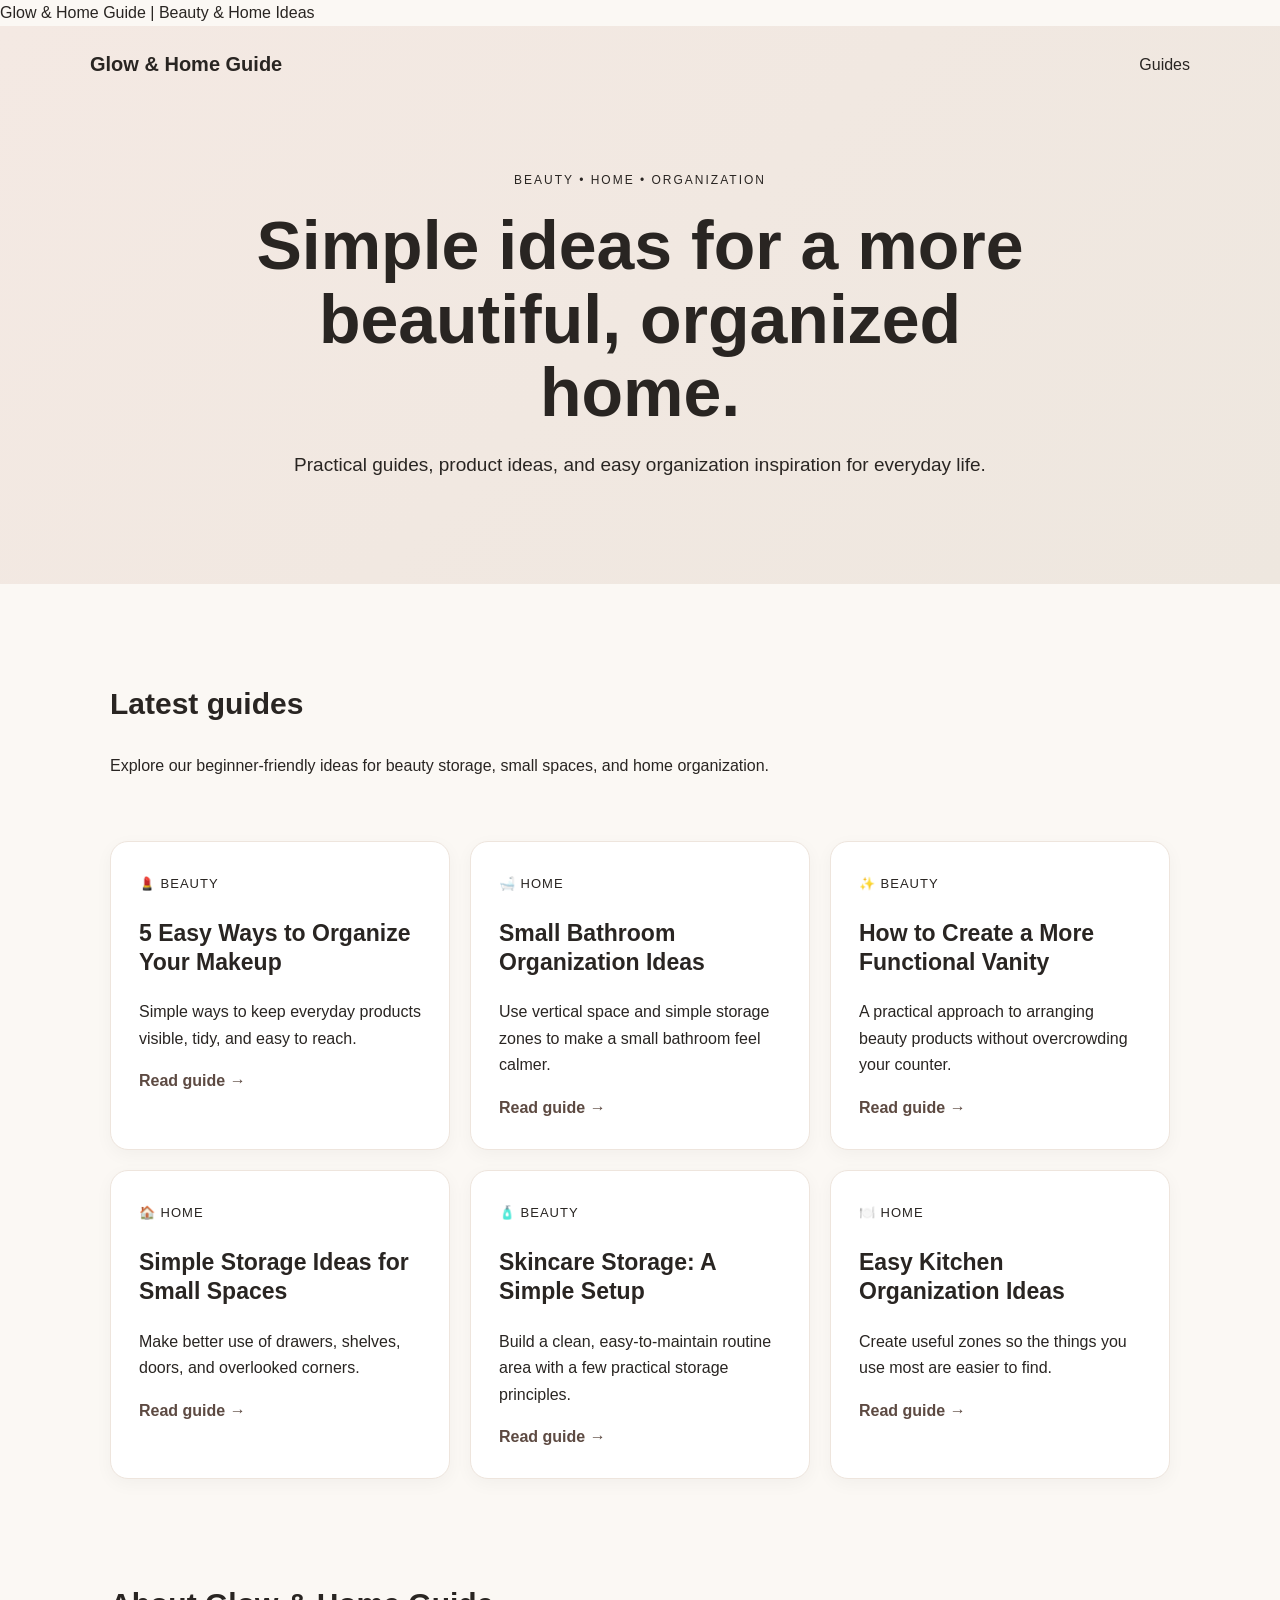
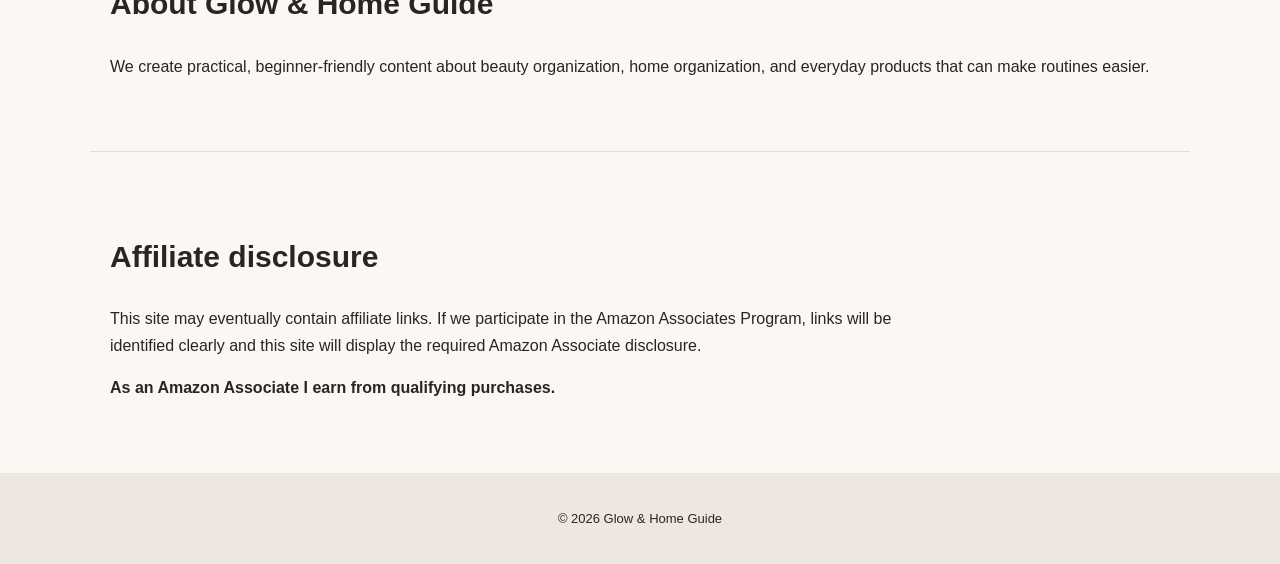
<file: index.html>
<!doctype html>
<html lang="en">
<head>
<meta name="p:domain_verify" content="f5845021acd33ec0501711bef9d7c1dd"/>
<meta charset="utf-8"
<title>Glow & Home Guide | Beauty & Home Ideas</title>
<meta name="description" content="Practical beauty organization, home organization, and shopping guides for making everyday spaces simpler and more beautiful.">
<link rel="stylesheet" href="style.css">
</head>
<body>
<header class="hero">
  <nav><div class="brand">Glow & Home Guide</div><a href="#guides">Guides</a></nav>
  <div class="hero-copy">
    <p class="eyebrow">BEAUTY • HOME • ORGANIZATION</p>
    <h1>Simple ideas for a more beautiful, organized home.</h1>
    <p>Practical guides, product ideas, and easy organization inspiration for everyday life.</p>
  </div>
</header>

<main id="guides">
<section class="intro">
  <h2>Latest guides</h2>
  <p>Explore our beginner-friendly ideas for beauty storage, small spaces, and home organization.</p>
</section>

<section class="cards">
  <article><span>💄 Beauty</span><h3>5 Easy Ways to Organize Your Makeup</h3><p>Simple ways to keep everyday products visible, tidy, and easy to reach.</p><a href="makeup-organization.html">Read guide →</a></article>
  <article><span>🛁 Home</span><h3>Small Bathroom Organization Ideas</h3><p>Use vertical space and simple storage zones to make a small bathroom feel calmer.</p><a href="small-bathroom.html">Read guide →</a></article>
  <article><span>✨ Beauty</span><h3>How to Create a More Functional Vanity</h3><p>A practical approach to arranging beauty products without overcrowding your counter.</p><a href="vanity-guide.html">Read guide →</a></article>
  <article><span>🏠 Home</span><h3>Simple Storage Ideas for Small Spaces</h3><p>Make better use of drawers, shelves, doors, and overlooked corners.</p><a href="small-spaces.html">Read guide →</a></article>
  <article><span>🧴 Beauty</span><h3>Skincare Storage: A Simple Setup</h3><p>Build a clean, easy-to-maintain routine area with a few practical storage principles.</p><a href="skincare-storage.html">Read guide →</a></article>
  <article><span>🍽️ Home</span><h3>Easy Kitchen Organization Ideas</h3><p>Create useful zones so the things you use most are easier to find.</p><a href="kitchen-organization.html">Read guide →</a></article>
</section>

<section class="about">
  <h2>About Glow & Home Guide</h2>
  <p>We create practical, beginner-friendly content about beauty organization, home organization, and everyday products that can make routines easier.</p>
</section>

<section class="disclosure">
  <h2>Affiliate disclosure</h2>
  <p>This site may eventually contain affiliate links. If we participate in the Amazon Associates Program, links will be identified clearly and this site will display the required Amazon Associate disclosure.</p>
  <p><strong>As an Amazon Associate I earn from qualifying purchases.</strong></p>
</section>
</main>

<footer>© 2026 Glow & Home Guide</footer>
</body>
</html>
</file>
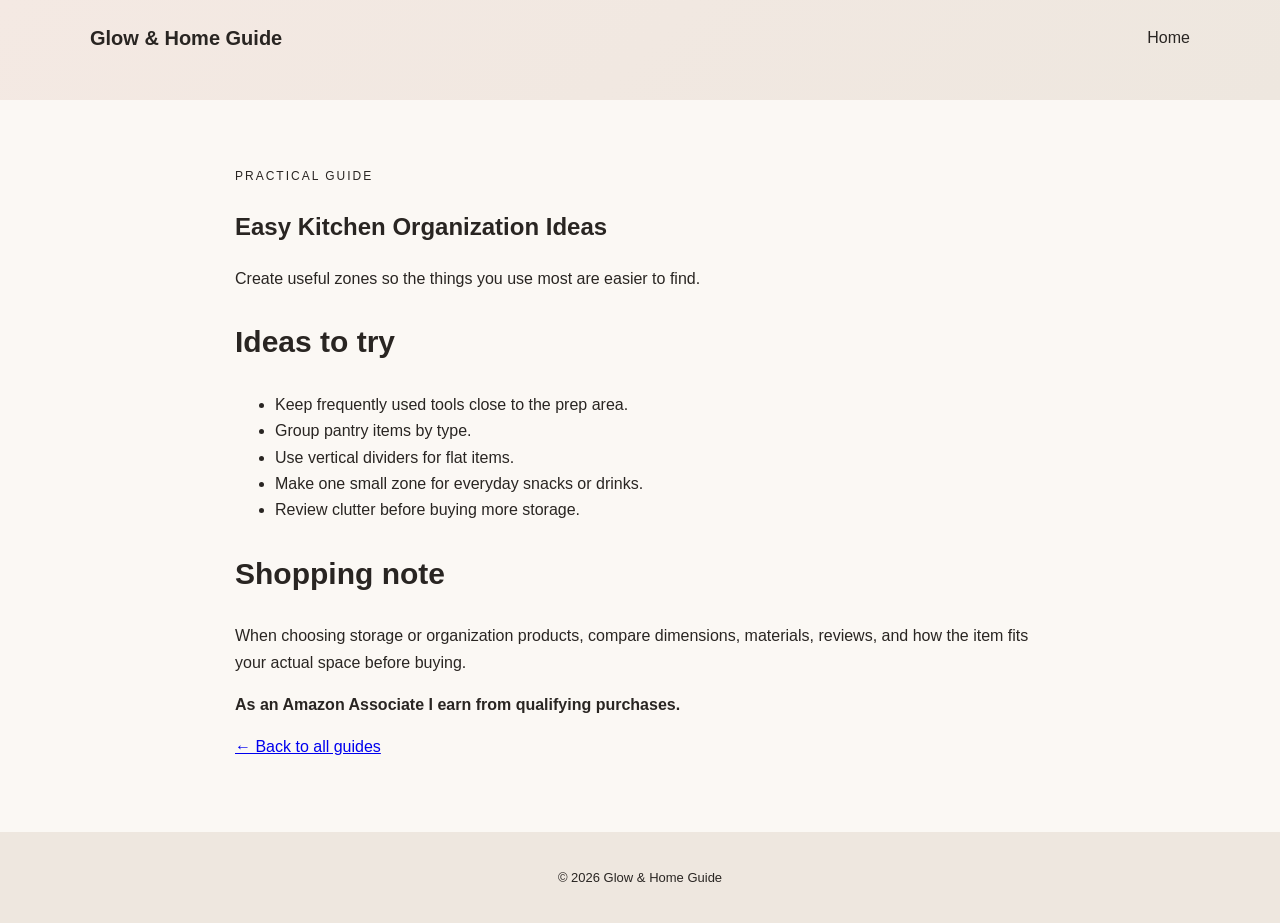
<file: kitchen-organization.html>
<!doctype html><html lang="en"><head><meta charset="utf-8"><meta name="viewport" content="width=device-width,initial-scale=1"><title>Easy Kitchen Organization Ideas | Glow & Home Guide</title><meta name="description" content="Create useful zones so the things you use most are easier to find."><link rel="stylesheet" href="style.css"></head><body><header class="hero" style="padding-bottom:45px"><nav><div class="brand">Glow & Home Guide</div><a href="index.html">Home</a></nav></header><main><article class="about" style="max-width:850px"><p class="eyebrow">PRACTICAL GUIDE</p><h1>Easy Kitchen Organization Ideas</h1><p>Create useful zones so the things you use most are easier to find.</p><h2>Ideas to try</h2><ul><li>Keep frequently used tools close to the prep area.</li><li>Group pantry items by type.</li><li>Use vertical dividers for flat items.</li><li>Make one small zone for everyday snacks or drinks.</li><li>Review clutter before buying more storage.</li></ul><h2>Shopping note</h2><p>When choosing storage or organization products, compare dimensions, materials, reviews, and how the item fits your actual space before buying.</p><p><strong>As an Amazon Associate I earn from qualifying purchases.</strong></p><p><a href="index.html">← Back to all guides</a></p></article></main><footer>© 2026 Glow & Home Guide</footer></body></html>
</file>
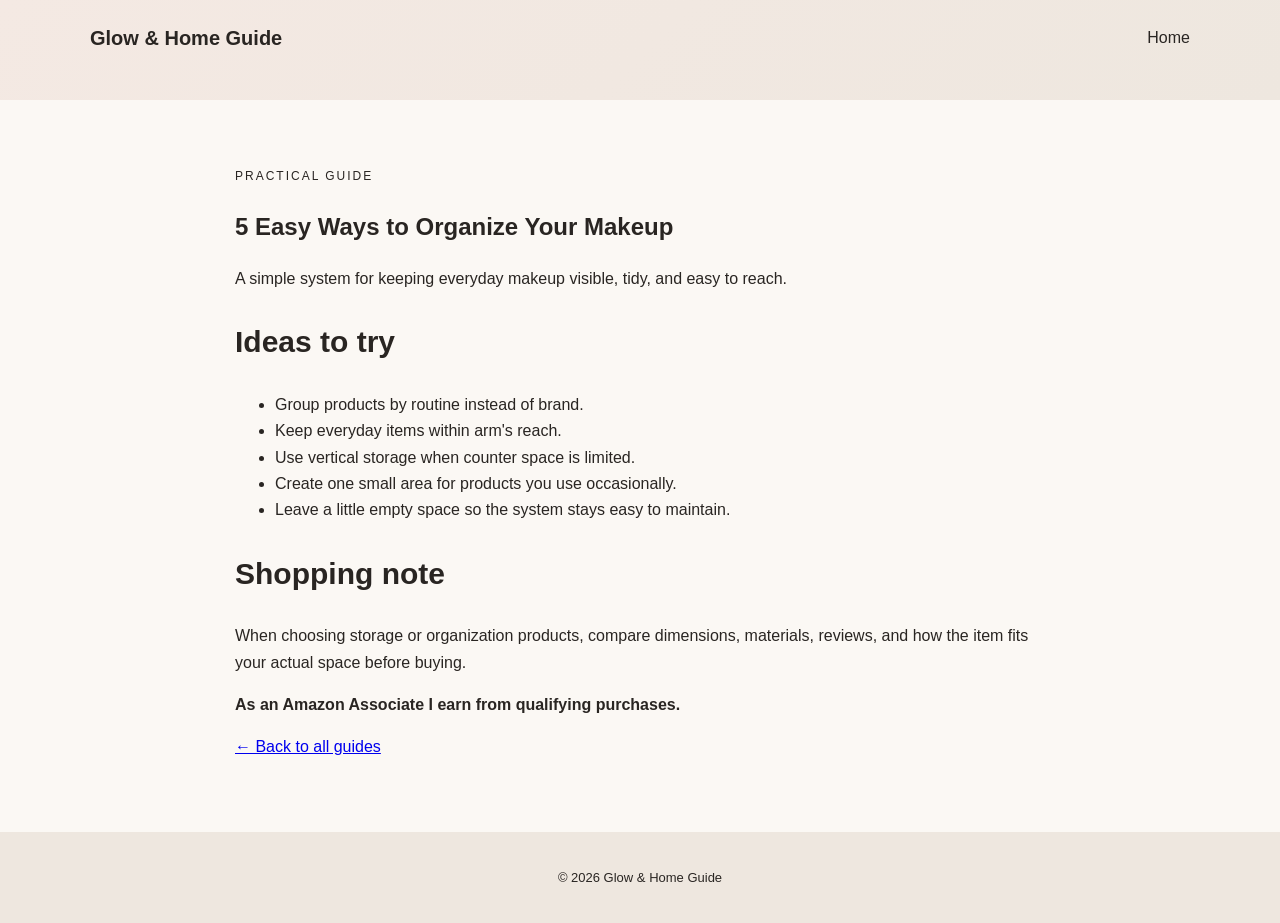
<file: makeup-organization.html>
<!doctype html><html lang="en"><head><meta charset="utf-8"><meta name="viewport" content="width=device-width,initial-scale=1"><title>5 Easy Ways to Organize Your Makeup | Glow & Home Guide</title><meta name="description" content="A simple system for keeping everyday makeup visible, tidy, and easy to reach."><link rel="stylesheet" href="style.css"></head><body><header class="hero" style="padding-bottom:45px"><nav><div class="brand">Glow & Home Guide</div><a href="index.html">Home</a></nav></header><main><article class="about" style="max-width:850px"><p class="eyebrow">PRACTICAL GUIDE</p><h1>5 Easy Ways to Organize Your Makeup</h1><p>A simple system for keeping everyday makeup visible, tidy, and easy to reach.</p><h2>Ideas to try</h2><ul><li>Group products by routine instead of brand.</li><li>Keep everyday items within arm's reach.</li><li>Use vertical storage when counter space is limited.</li><li>Create one small area for products you use occasionally.</li><li>Leave a little empty space so the system stays easy to maintain.</li></ul><h2>Shopping note</h2><p>When choosing storage or organization products, compare dimensions, materials, reviews, and how the item fits your actual space before buying.</p><p><strong>As an Amazon Associate I earn from qualifying purchases.</strong></p><p><a href="index.html">← Back to all guides</a></p></article></main><footer>© 2026 Glow & Home Guide</footer></body></html>
</file>
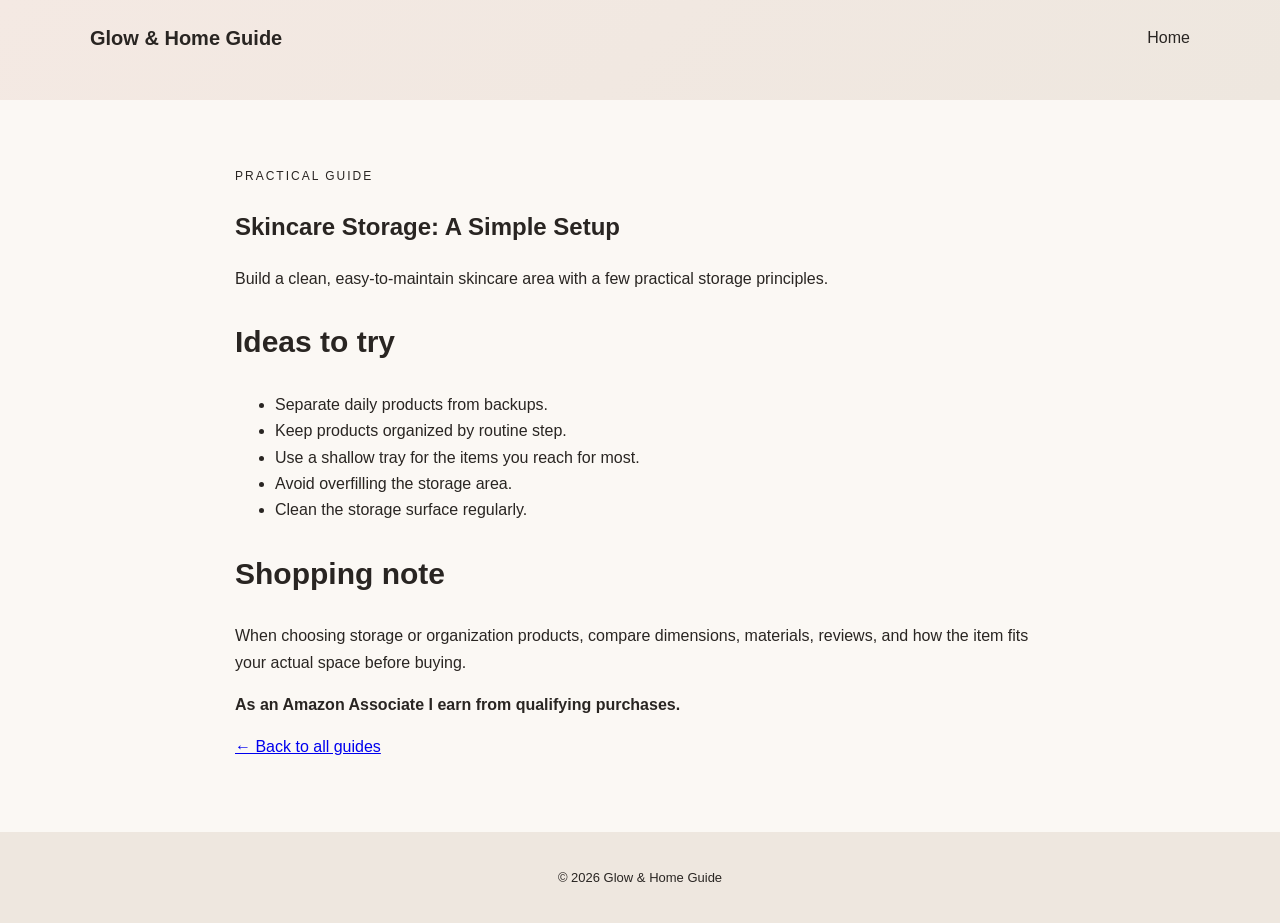
<file: skincare-storage.html>
<!doctype html><html lang="en"><head><meta charset="utf-8"><meta name="viewport" content="width=device-width,initial-scale=1"><title>Skincare Storage: A Simple Setup | Glow & Home Guide</title><meta name="description" content="Build a clean, easy-to-maintain skincare area with a few practical storage principles."><link rel="stylesheet" href="style.css"></head><body><header class="hero" style="padding-bottom:45px"><nav><div class="brand">Glow & Home Guide</div><a href="index.html">Home</a></nav></header><main><article class="about" style="max-width:850px"><p class="eyebrow">PRACTICAL GUIDE</p><h1>Skincare Storage: A Simple Setup</h1><p>Build a clean, easy-to-maintain skincare area with a few practical storage principles.</p><h2>Ideas to try</h2><ul><li>Separate daily products from backups.</li><li>Keep products organized by routine step.</li><li>Use a shallow tray for the items you reach for most.</li><li>Avoid overfilling the storage area.</li><li>Clean the storage surface regularly.</li></ul><h2>Shopping note</h2><p>When choosing storage or organization products, compare dimensions, materials, reviews, and how the item fits your actual space before buying.</p><p><strong>As an Amazon Associate I earn from qualifying purchases.</strong></p><p><a href="index.html">← Back to all guides</a></p></article></main><footer>© 2026 Glow & Home Guide</footer></body></html>
</file>
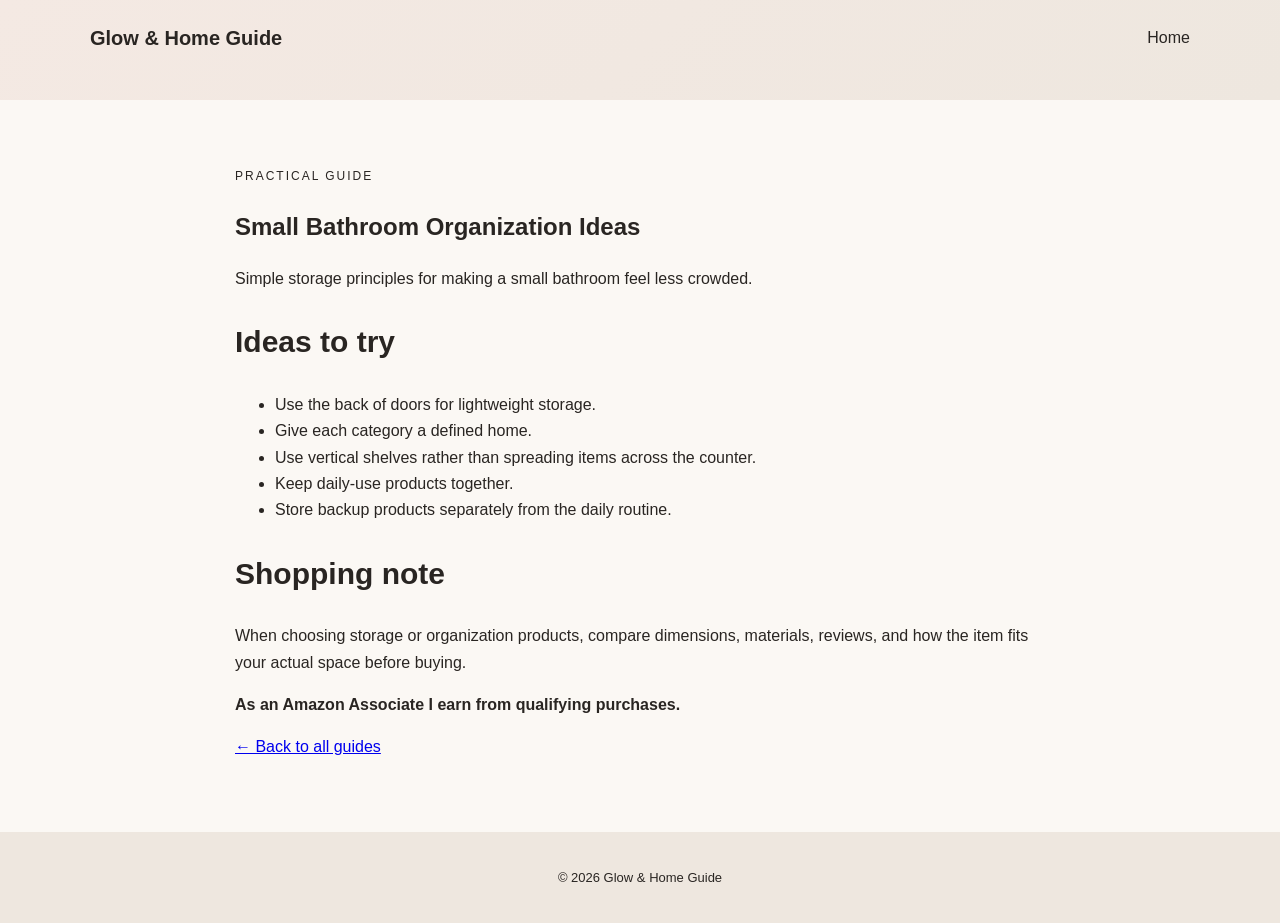
<file: small-bathroom.html>
<!doctype html><html lang="en"><head><meta charset="utf-8"><meta name="viewport" content="width=device-width,initial-scale=1"><title>Small Bathroom Organization Ideas | Glow & Home Guide</title><meta name="description" content="Simple storage principles for making a small bathroom feel less crowded."><link rel="stylesheet" href="style.css"></head><body><header class="hero" style="padding-bottom:45px"><nav><div class="brand">Glow & Home Guide</div><a href="index.html">Home</a></nav></header><main><article class="about" style="max-width:850px"><p class="eyebrow">PRACTICAL GUIDE</p><h1>Small Bathroom Organization Ideas</h1><p>Simple storage principles for making a small bathroom feel less crowded.</p><h2>Ideas to try</h2><ul><li>Use the back of doors for lightweight storage.</li><li>Give each category a defined home.</li><li>Use vertical shelves rather than spreading items across the counter.</li><li>Keep daily-use products together.</li><li>Store backup products separately from the daily routine.</li></ul><h2>Shopping note</h2><p>When choosing storage or organization products, compare dimensions, materials, reviews, and how the item fits your actual space before buying.</p><p><strong>As an Amazon Associate I earn from qualifying purchases.</strong></p><p><a href="index.html">← Back to all guides</a></p></article></main><footer>© 2026 Glow & Home Guide</footer></body></html>
</file>
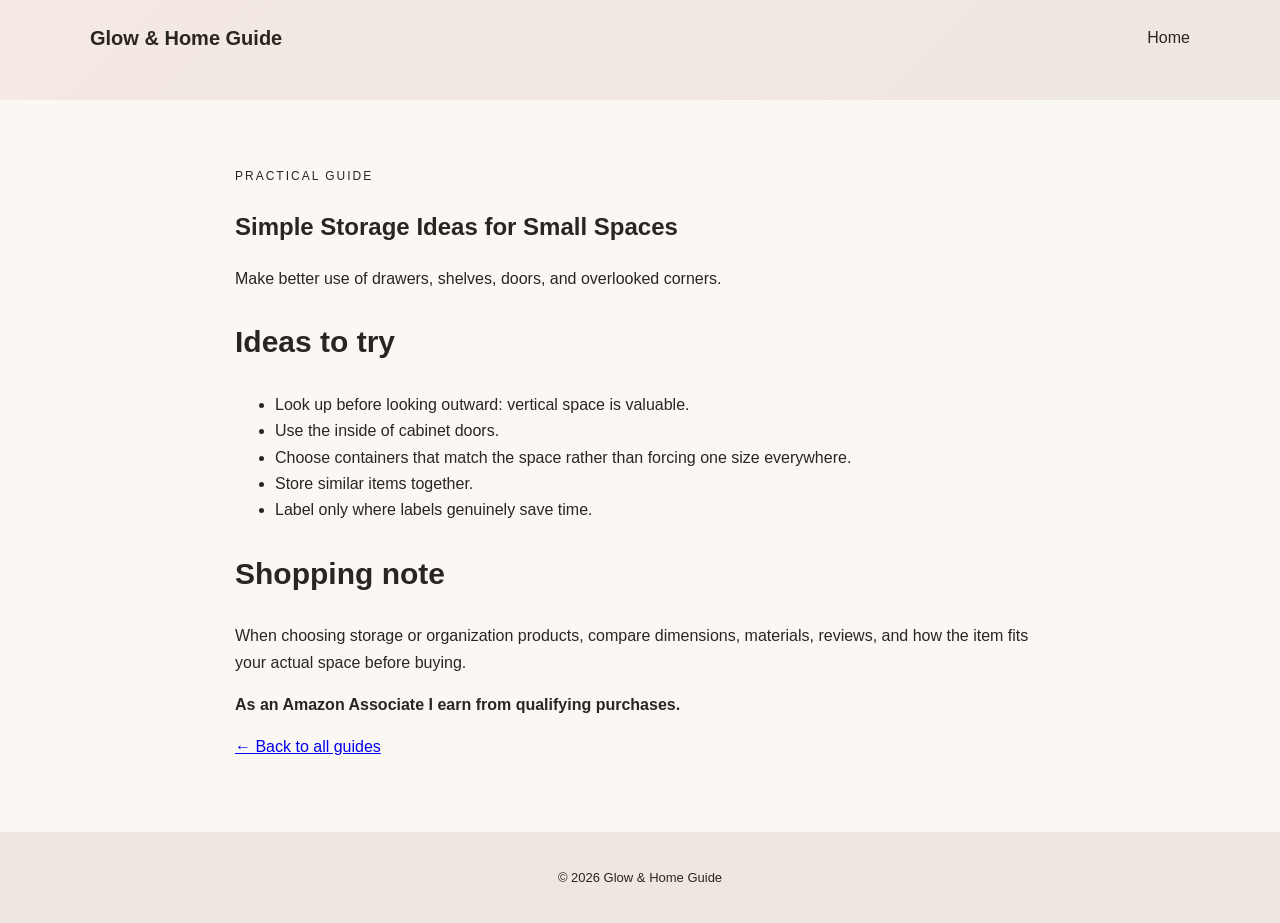
<file: small-spaces.html>
<!doctype html><html lang="en"><head><meta charset="utf-8"><meta name="viewport" content="width=device-width,initial-scale=1"><title>Simple Storage Ideas for Small Spaces | Glow & Home Guide</title><meta name="description" content="Make better use of drawers, shelves, doors, and overlooked corners."><link rel="stylesheet" href="style.css"></head><body><header class="hero" style="padding-bottom:45px"><nav><div class="brand">Glow & Home Guide</div><a href="index.html">Home</a></nav></header><main><article class="about" style="max-width:850px"><p class="eyebrow">PRACTICAL GUIDE</p><h1>Simple Storage Ideas for Small Spaces</h1><p>Make better use of drawers, shelves, doors, and overlooked corners.</p><h2>Ideas to try</h2><ul><li>Look up before looking outward: vertical space is valuable.</li><li>Use the inside of cabinet doors.</li><li>Choose containers that match the space rather than forcing one size everywhere.</li><li>Store similar items together.</li><li>Label only where labels genuinely save time.</li></ul><h2>Shopping note</h2><p>When choosing storage or organization products, compare dimensions, materials, reviews, and how the item fits your actual space before buying.</p><p><strong>As an Amazon Associate I earn from qualifying purchases.</strong></p><p><a href="index.html">← Back to all guides</a></p></article></main><footer>© 2026 Glow & Home Guide</footer></body></html>
</file>
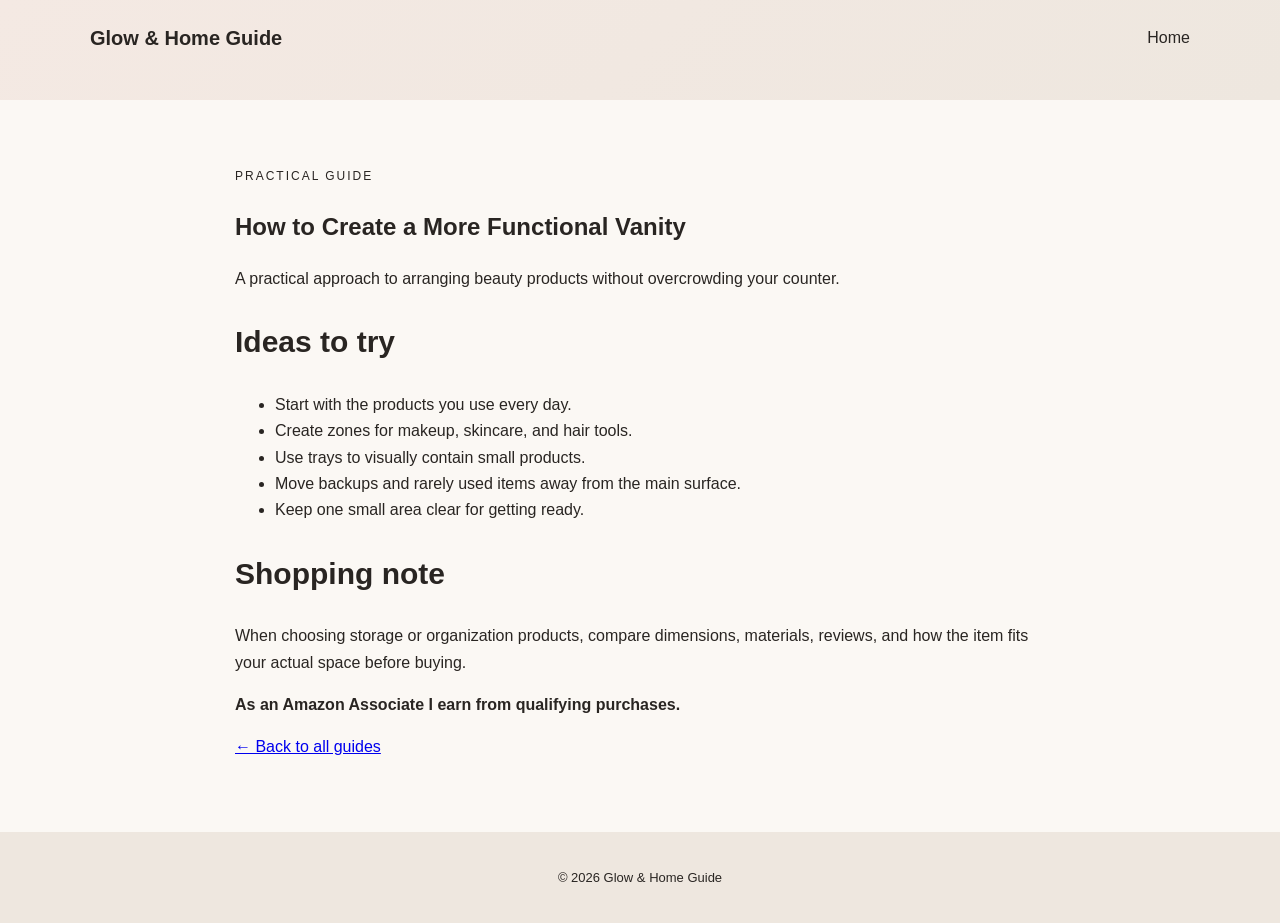
<file: vanity-guide.html>
<!doctype html><html lang="en"><head><meta charset="utf-8"><meta name="viewport" content="width=device-width,initial-scale=1"><title>How to Create a More Functional Vanity | Glow & Home Guide</title><meta name="description" content="A practical approach to arranging beauty products without overcrowding your counter."><link rel="stylesheet" href="style.css"></head><body><header class="hero" style="padding-bottom:45px"><nav><div class="brand">Glow & Home Guide</div><a href="index.html">Home</a></nav></header><main><article class="about" style="max-width:850px"><p class="eyebrow">PRACTICAL GUIDE</p><h1>How to Create a More Functional Vanity</h1><p>A practical approach to arranging beauty products without overcrowding your counter.</p><h2>Ideas to try</h2><ul><li>Start with the products you use every day.</li><li>Create zones for makeup, skincare, and hair tools.</li><li>Use trays to visually contain small products.</li><li>Move backups and rarely used items away from the main surface.</li><li>Keep one small area clear for getting ready.</li></ul><h2>Shopping note</h2><p>When choosing storage or organization products, compare dimensions, materials, reviews, and how the item fits your actual space before buying.</p><p><strong>As an Amazon Associate I earn from qualifying purchases.</strong></p><p><a href="index.html">← Back to all guides</a></p></article></main><footer>© 2026 Glow & Home Guide</footer></body></html>
</file>
<file: style.css>
*{box-sizing:border-box}body{margin:0;font-family:Arial,Helvetica,sans-serif;color:#292522;background:#fbf8f4;line-height:1.65}.hero{background:linear-gradient(135deg,#f4e9e3,#eee7df);padding:22px 7% 85px}nav{display:flex;justify-content:space-between;align-items:center;max-width:1100px;margin:auto}nav a{color:#292522;text-decoration:none}.brand{font-weight:700;font-size:20px}.hero-copy{max-width:850px;margin:90px auto 0;text-align:center}.eyebrow{font-size:12px;letter-spacing:2px}.hero h1{font-size:clamp(38px,6vw,68px);line-height:1.08;margin:18px 0}.hero p:not(.eyebrow){font-size:19px}.intro,.cards,.about,.disclosure{max-width:1100px;margin:auto}.intro{padding:70px 20px 25px}.intro h2,.about h2,.disclosure h2{font-size:30px}.cards{display:grid;grid-template-columns:repeat(auto-fit,minmax(260px,1fr));gap:20px;padding:20px}.cards article{background:white;border:1px solid #eee5dd;border-radius:18px;padding:28px;box-shadow:0 5px 18px rgba(0,0,0,.04)}.cards span{font-size:13px;text-transform:uppercase;letter-spacing:1px}.cards h3{font-size:23px;line-height:1.25}.cards a{font-weight:700;color:#5d4a42;text-decoration:none}.about,.disclosure{padding:55px 20px}.disclosure{border-top:1px solid #e6ddd5}.disclosure p{max-width:800px}footer{text-align:center;padding:35px;background:#eee7df;font-size:13px}
</file>
